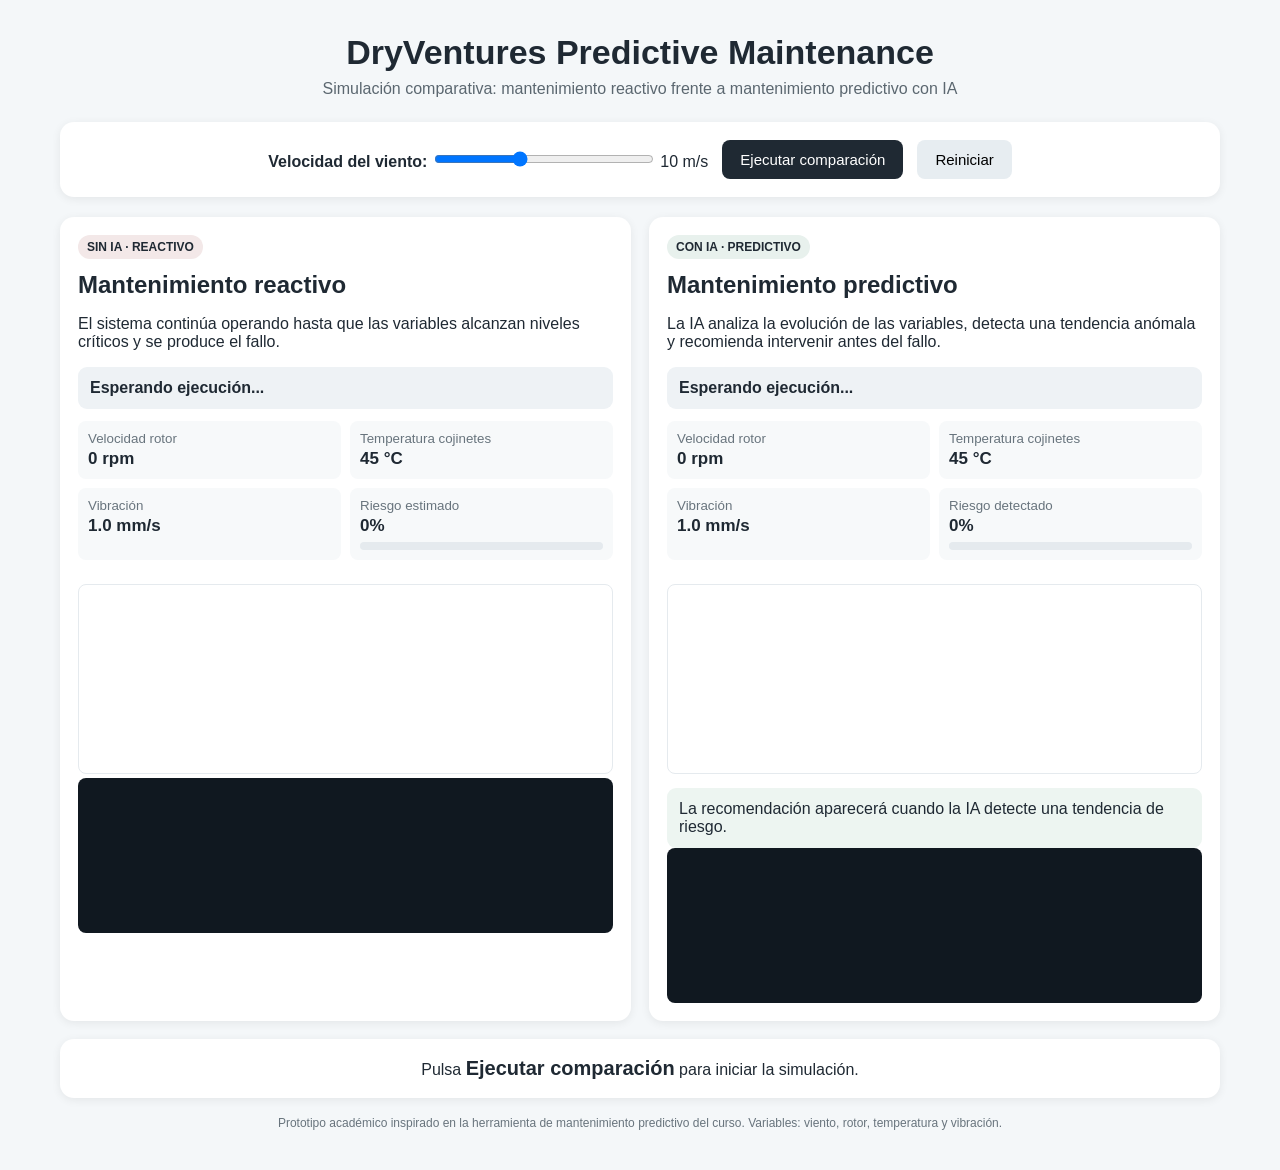
<file: mantenimiento-predictivo/index.html>
<!DOCTYPE html>
<html lang="es">
<head>
<meta charset="UTF-8">
<meta name="viewport" content="width=device-width, initial-scale=1.0">

<title>DryVentures Predictive Maintenance</title>

<style>

* {
  box-sizing: border-box;
}

body {
  margin: 0;
  font-family: Arial, sans-serif;
  background: #f4f7f9;
  color: #1f2933;
}

.wrap {
  max-width: 1200px;
  margin: auto;
  padding: 28px 20px 40px;
}

h1 {
  text-align: center;
  margin: 5px 0 8px;
  font-size: 34px;
}

.sub {
  text-align: center;
  color: #5b6770;
  margin-bottom: 24px;
}

.controls {
  background: white;
  border-radius: 14px;
  padding: 18px;
  box-shadow: 0 2px 10px #00000012;
  margin-bottom: 20px;
}

.controls-row {
  display: flex;
  gap: 14px;
  align-items: center;
  justify-content: center;
  flex-wrap: wrap;
}

button {
  border: 0;
  border-radius: 8px;
  padding: 11px 18px;
  font-size: 15px;
  cursor: pointer;
}

#run {
  background: #1f2933;
  color: white;
}

#reset {
  background: #e7edf1;
}

label {
  font-weight: bold;
}

input[type="range"] {
  width: 220px;
}

.speed {
  font-weight: normal;
}

.grid {
  display: grid;
  grid-template-columns: 1fr 1fr;
  gap: 18px;
}

.card {
  background: white;
  border-radius: 14px;
  padding: 18px;
  box-shadow: 0 2px 10px #00000012;
}

.card h2 {
  margin: 0 0 6px;
}

.tag {
  display: inline-block;
  padding: 5px 9px;
  border-radius: 20px;
  font-size: 12px;
  font-weight: bold;
  margin-bottom: 12px;
}

.reactive .tag {
  background: #f3e8e8;
}

.predictive .tag {
  background: #e8f1ed;
}

.status {
  padding: 12px;
  border-radius: 9px;
  background: #eef2f5;
  margin: 10px 0;
  font-weight: bold;
}

.vars {
  display: grid;
  grid-template-columns: 1fr 1fr;
  gap: 9px;
  margin: 12px 0;
}

.var {
  background: #f7f9fa;
  padding: 10px;
  border-radius: 8px;
}

.var small {
  display: block;
  color: #68747d;
  margin-bottom: 3px;
}

.var strong {
  font-size: 17px;
}

.bar {
  height: 8px;
  background: #e5eaee;
  border-radius: 20px;
  overflow: hidden;
  margin-top: 6px;
}

.fill {
  height: 100%;
  width: 0%;
  background: #667780;
  transition: width .25s;
}

.log {
  height: 155px;
  overflow: auto;
  background: #101820;
  color: #dce6eb;
  border-radius: 8px;
  padding: 10px;
  font: 12px Consolas, monospace;
}

.log div {
  margin-bottom: 5px;
}

.recommend {
  background: #edf5f1;
  padding: 12px;
  border-radius: 9px;
  margin-top: 10px;
  min-height: 45px;
}

canvas {
  width: 100%;
  height: 190px;
  border: 1px solid #e5eaee;
  border-radius: 8px;
  margin-top: 12px;
}

.result {
  margin-top: 18px;
  background: #fff;
  border-radius: 14px;
  padding: 18px;
  box-shadow: 0 2px 10px #00000012;
  text-align: center;
}

.result strong {
  font-size: 20px;
}

.foot {
  text-align: center;
  color: #68747d;
  font-size: 12px;
  margin-top: 18px;
}

@media (max-width: 800px) {

  .grid {
    grid-template-columns: 1fr;
  }

}

</style>
</head>

<body>

<div class="wrap">

  <h1>DryVentures Predictive Maintenance</h1>

  <div class="sub">
    Simulación comparativa: mantenimiento reactivo frente a mantenimiento predictivo con IA
  </div>


  <div class="controls">

    <div class="controls-row">

      <label>
        Velocidad del viento:

        <input
          id="wind"
          type="range"
          min="5"
          max="18"
          value="10"
        >

        <span id="windVal" class="speed">
          10 m/s
        </span>

      </label>

      <button id="run">
        Ejecutar comparación
      </button>

      <button id="reset">
        Reiniciar
      </button>

    </div>

  </div>


  <div class="grid">


    <!-- MANTENIMIENTO REACTIVO -->

    <section class="card reactive">

      <span class="tag">
        SIN IA · REACTIVO
      </span>

      <h2>
        Mantenimiento reactivo
      </h2>

      <p>
        El sistema continúa operando hasta que las variables alcanzan niveles críticos y se produce el fallo.
      </p>

      <div id="rStatus" class="status">
        Esperando ejecución...
      </div>


      <div class="vars">

        <div class="var">

          <small>
            Velocidad rotor
          </small>

          <strong id="rRotor">
            0 rpm
          </strong>

        </div>


        <div class="var">

          <small>
            Temperatura cojinetes
          </small>

          <strong id="rTemp">
            45 °C
          </strong>

        </div>


        <div class="var">

          <small>
            Vibración
          </small>

          <strong id="rVib">
            1.0 mm/s
          </strong>

        </div>


        <div class="var">

          <small>
            Riesgo estimado
          </small>

          <strong id="rRisk">
            0%
          </strong>

          <div class="bar">
            <div id="rBar" class="fill"></div>
          </div>

        </div>

      </div>


      <canvas
        id="rChart"
        width="520"
        height="190">
      </canvas>


      <div
        id="rLog"
        class="log">
      </div>

    </section>



    <!-- MANTENIMIENTO PREDICTIVO -->

    <section class="card predictive">

      <span class="tag">
        CON IA · PREDICTIVO
      </span>

      <h2>
        Mantenimiento predictivo
      </h2>

      <p>
        La IA analiza la evolución de las variables, detecta una tendencia anómala y recomienda intervenir antes del fallo.
      </p>


      <div id="pStatus" class="status">
        Esperando ejecución...
      </div>


      <div class="vars">

        <div class="var">

          <small>
            Velocidad rotor
          </small>

          <strong id="pRotor">
            0 rpm
          </strong>

        </div>


        <div class="var">

          <small>
            Temperatura cojinetes
          </small>

          <strong id="pTemp">
            45 °C
          </strong>

        </div>


        <div class="var">

          <small>
            Vibración
          </small>

          <strong id="pVib">
            1.0 mm/s
          </strong>

        </div>


        <div class="var">

          <small>
            Riesgo detectado
          </small>

          <strong id="pRisk">
            0%
          </strong>

          <div class="bar">
            <div id="pBar" class="fill"></div>
          </div>

        </div>

      </div>


      <canvas
        id="pChart"
        width="520"
        height="190">
      </canvas>


      <div
        id="pRec"
        class="recommend">

        La recomendación aparecerá cuando la IA detecte una tendencia de riesgo.

      </div>


      <div
        id="pLog"
        class="log">
      </div>

    </section>

  </div>


  <div
    id="result"
    class="result">

    Pulsa
    <strong>Ejecutar comparación</strong>
    para iniciar la simulación.

  </div>


  <div class="foot">

    Prototipo académico inspirado en la herramienta de mantenimiento predictivo del curso.
    Variables: viento, rotor, temperatura y vibración.

  </div>

</div>


<script>

const $ = id => document.getElementById(id);

let timer = null;

let running = false;

let t = 0;

let rHist = [];

let pHist = [];



$("wind").addEventListener(
  "input",
  () => {

    $("windVal").textContent =
      $("wind").value + " m/s";

  }
);



function log(id, msg) {

  const el = $(id);

  el.innerHTML +=
    "<div>[" +
    String(t).padStart(2, "0") +
    "] " +
    msg +
    "</div>";

  el.scrollTop = el.scrollHeight;

}



function drawChart(canvasId, hist, predictive) {

  const c = $(canvasId);

  const ctx = c.getContext("2d");

  const w = c.width;

  const h = c.height;


  ctx.clearRect(
    0,
    0,
    w,
    h
  );


  ctx.strokeStyle = "#dfe5e9";

  ctx.lineWidth = 1;


  for (let i = 0; i < 5; i++) {

    let y =
      15 +
      i * (h - 30) / 4;

    ctx.beginPath();

    ctx.moveTo(0, y);

    ctx.lineTo(w, y);

    ctx.stroke();

  }


  if (hist.length < 2) {
    return;
  }


  ctx.strokeStyle = "#334e5a";

  ctx.lineWidth = 2;

  ctx.beginPath();


  hist.forEach((v, i) => {

    let x =
      i * (w - 20) /
      Math.max(1, 29);

    let y =
      h - 15 -
      (v / 100) *
      (h - 30);


    if (i) {

      ctx.lineTo(x, y);

    } else {

      ctx.moveTo(x, y);

    }

  });


  ctx.stroke();


  ctx.font = "11px Arial";

  ctx.fillStyle = "#68747d";

  ctx.fillText(
    "Riesgo (%)",
    8,
    12
  );


  ctx.fillText(
    predictive
      ? "IA anticipa intervención"
      : "Evolución hasta fallo",
    w - 150,
    h - 5
  );

}



function reset() {

  clearInterval(timer);

  running = false;

  t = 0;

  rHist = [];

  pHist = [];


  $("rLog").innerHTML = "";

  $("pLog").innerHTML = "";


  $("rStatus").textContent =
    "Esperando ejecución...";

  $("pStatus").textContent =
    "Esperando ejecución...";


  $("pRec").textContent =
    "La recomendación aparecerá cuando la IA detecte una tendencia de riesgo.";


  $("rRisk").textContent = "0%";

  $("pRisk").textContent = "0%";


  $("rBar").style.width = "0%";

  $("pBar").style.width = "0%";


  $("rRotor").textContent = "0 rpm";

  $("pRotor").textContent = "0 rpm";


  $("rTemp").textContent = "45 °C";

  $("pTemp").textContent = "45 °C";


  $("rVib").textContent = "1.0 mm/s";

  $("pVib").textContent = "1.0 mm/s";


  $("result").innerHTML =
    'Pulsa <strong>Ejecutar comparación</strong> para iniciar la simulación.';


  drawChart(
    "rChart",
    []
  );

  drawChart(
    "pChart",
    []
  );

}



function step() {

  t++;


  const wind =
    +$("wind").value;


  const stress =
    Math.max(
      0,
      (wind - 7) / 11
    );


  const baseRisk =
    Math.min(
      100,
      Math.max(
        0,
        (t - 5) * 3.6 +
        stress * 18 +
        Math.sin(t / 2) * 2
      )
    );


  const rRisk =
    Math.min(
      100,
      baseRisk +
      (t > 18
        ? (t - 18) * 5
        : 0)
    );


  const pRisk =
    Math.min(
      100,
      baseRisk * 0.78
    );


  const rotor =
    Math.round(
      45 * wind +
      Math.sin(t) * 4
    );


  const rTemp =
    45 +
    t * 1.65 +
    stress * 5;


  const pTemp =
    45 +
    t * 0.95 +
    stress * 3;


  const rVib =
    1 +
    t * 0.13 +
    stress * 0.4;


  const pVib =
    1 +
    t * 0.075 +
    stress * 0.25;



  $("rRotor").textContent =
    rotor + " rpm";

  $("pRotor").textContent =
    rotor + " rpm";


  $("rTemp").textContent =
    rTemp.toFixed(1) + " °C";

  $("pTemp").textContent =
    pTemp.toFixed(1) + " °C";


  $("rVib").textContent =
    rVib.toFixed(2) + " mm/s";

  $("pVib").textContent =
    pVib.toFixed(2) + " mm/s";


  $("rRisk").textContent =
    Math.round(rRisk) + "%";

  $("pRisk").textContent =
    Math.round(pRisk) + "%";


  $("rBar").style.width =
    rRisk + "%";

  $("pBar").style.width =
    pRisk + "%";


  rHist.push(rRisk);

  pHist.push(pRisk);


  drawChart(
    "rChart",
    rHist,
    false
  );

  drawChart(
    "pChart",
    pHist,
    true
  );



  if (t === 1) {

    log(
      "rLog",
      "Sistema iniciado. Sin intervención preventiva."
    );

    log(
      "pLog",
      "Sistema iniciado. IA comienza a analizar variables."
    );

  }



  if (t === 8) {

    log(
      "rLog",
      "Variables comienzan a desviarse."
    );

    log(
      "pLog",
      "IA identifica tendencia creciente en vibración y temperatura."
    );

  }



  if (t === 13) {

    log(
      "rLog",
      "Aumento de vibración detectado, pero el sistema continúa."
    );

    log(
      "pLog",
      "Predicción: riesgo creciente de fallo. Se recomienda inspección."
    );


    $("pStatus").textContent =
      "Riesgo anticipado — intervenir antes del fallo";


    $("pRec").textContent =
      "Recomendación IA: programar mantenimiento preventivo e inspeccionar cojinetes y sistema de transmisión.";

  }



  if (t === 18) {

    log(
      "rLog",
      "Temperatura elevada. La operación continúa."
    );

    log(
      "pLog",
      "Intervención recomendada antes de alcanzar niveles críticos."
    );

  }



  if (t === 24) {

    log(
      "rLog",
      "ALERTA: variables en zona crítica."
    );

  }



  if (t === 28) {

    log(
      "rLog",
      "FALLO COMPLETO. Producción detenida."
    );


    $("rStatus").textContent =
      "FALLO DEL SISTEMA — producción detenida";


    $("rStatus").style.background =
      "#f3e8e8";


    $("pStatus").textContent =
      "Mantenimiento programado — fallo evitado";


    $("pStatus").style.background =
      "#e8f1ed";


    log(
      "pLog",
      "Mantenimiento ejecutado a tiempo. Fallo evitado."
    );


    $("result").innerHTML =
      "<strong>Resultado:</strong> el escenario reactivo llega al fallo, mientras el escenario predictivo identifica el riesgo y permite intervenir antes de la parada.";


    clearInterval(timer);

    running = false;

  }

  else if (t < 28) {

    $("rStatus").textContent =
      "Sistema operativo — riesgo " +
      Math.round(rRisk) +
      "%";


    if (t < 13) {

      $("pStatus").textContent =
        "IA analizando variables — riesgo " +
        Math.round(pRisk) +
        "%";

    }

  }

}



$("run").addEventListener(
  "click",
  () => {

    reset();

    running = true;

    timer = setInterval(
      step,
      450
    );

  }
);



$("reset").addEventListener(
  "click",
  reset
);

</script>

</body>
</html>
</file>
